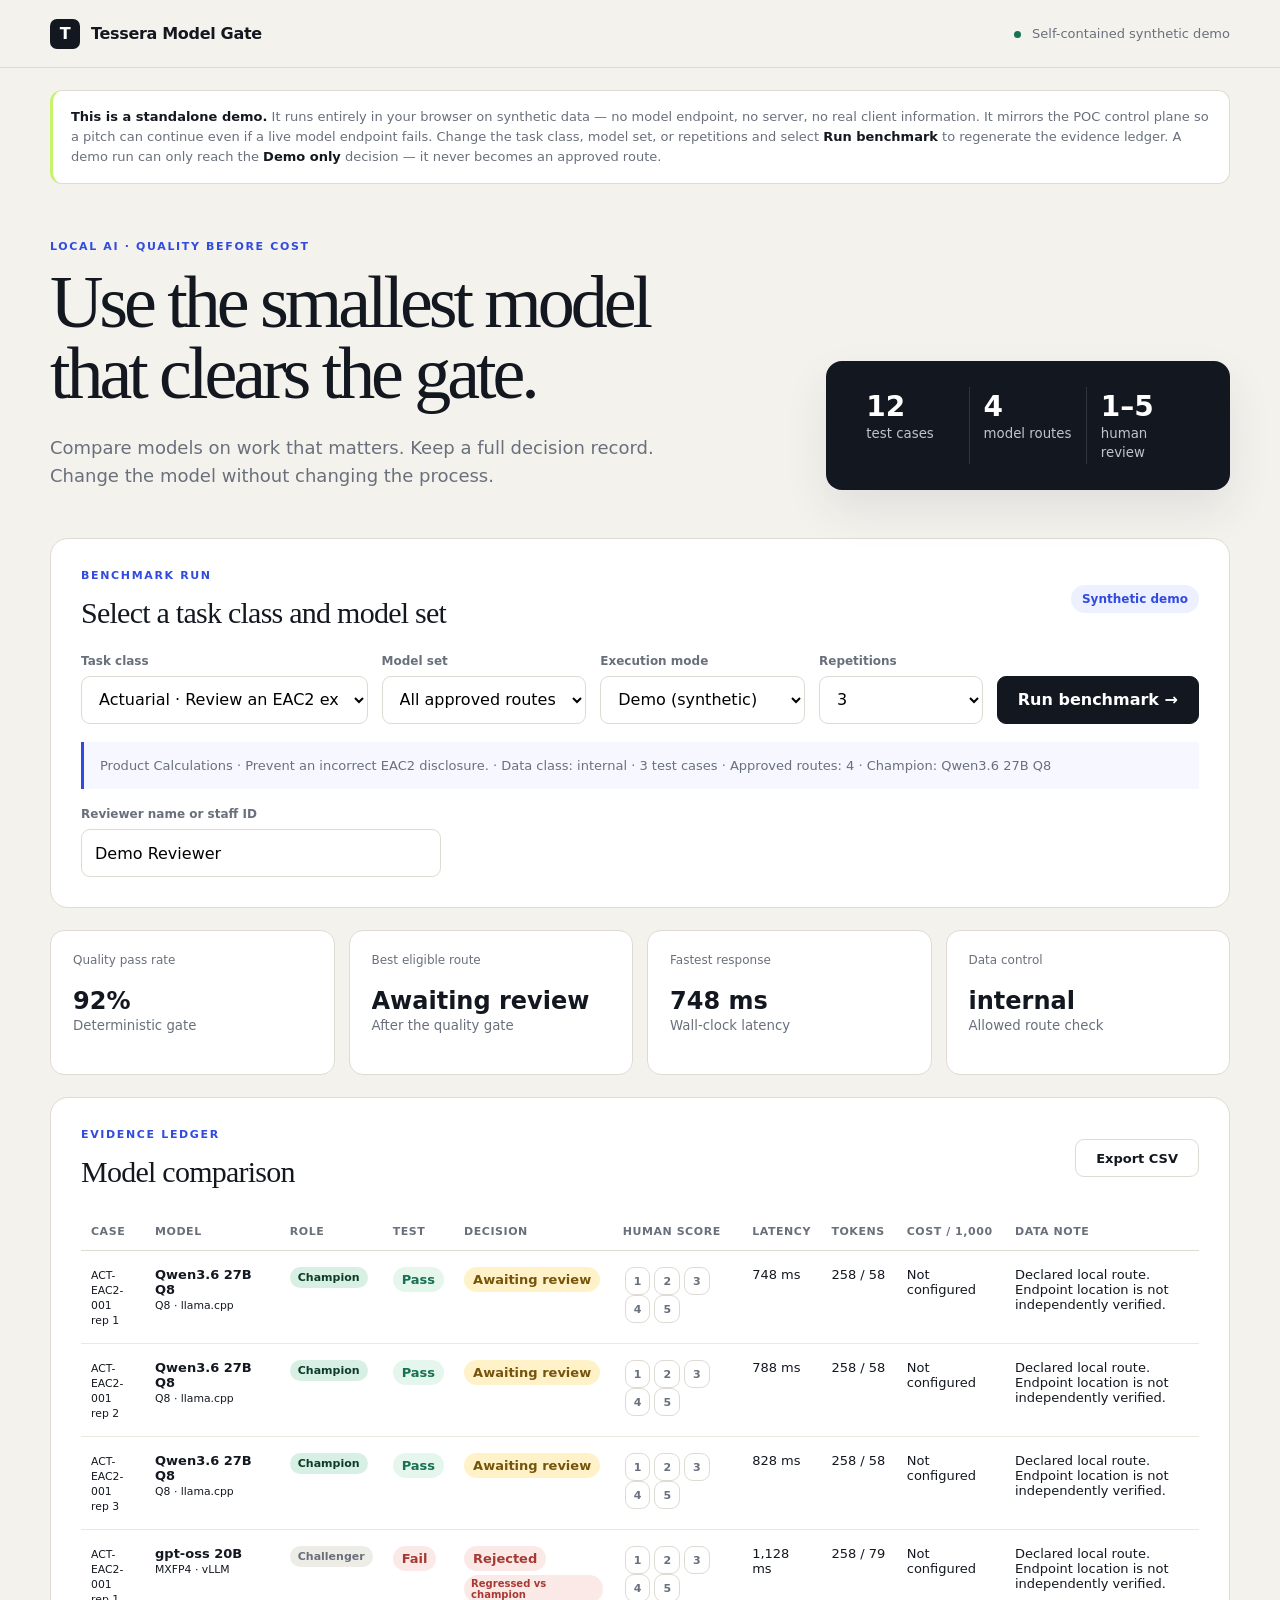
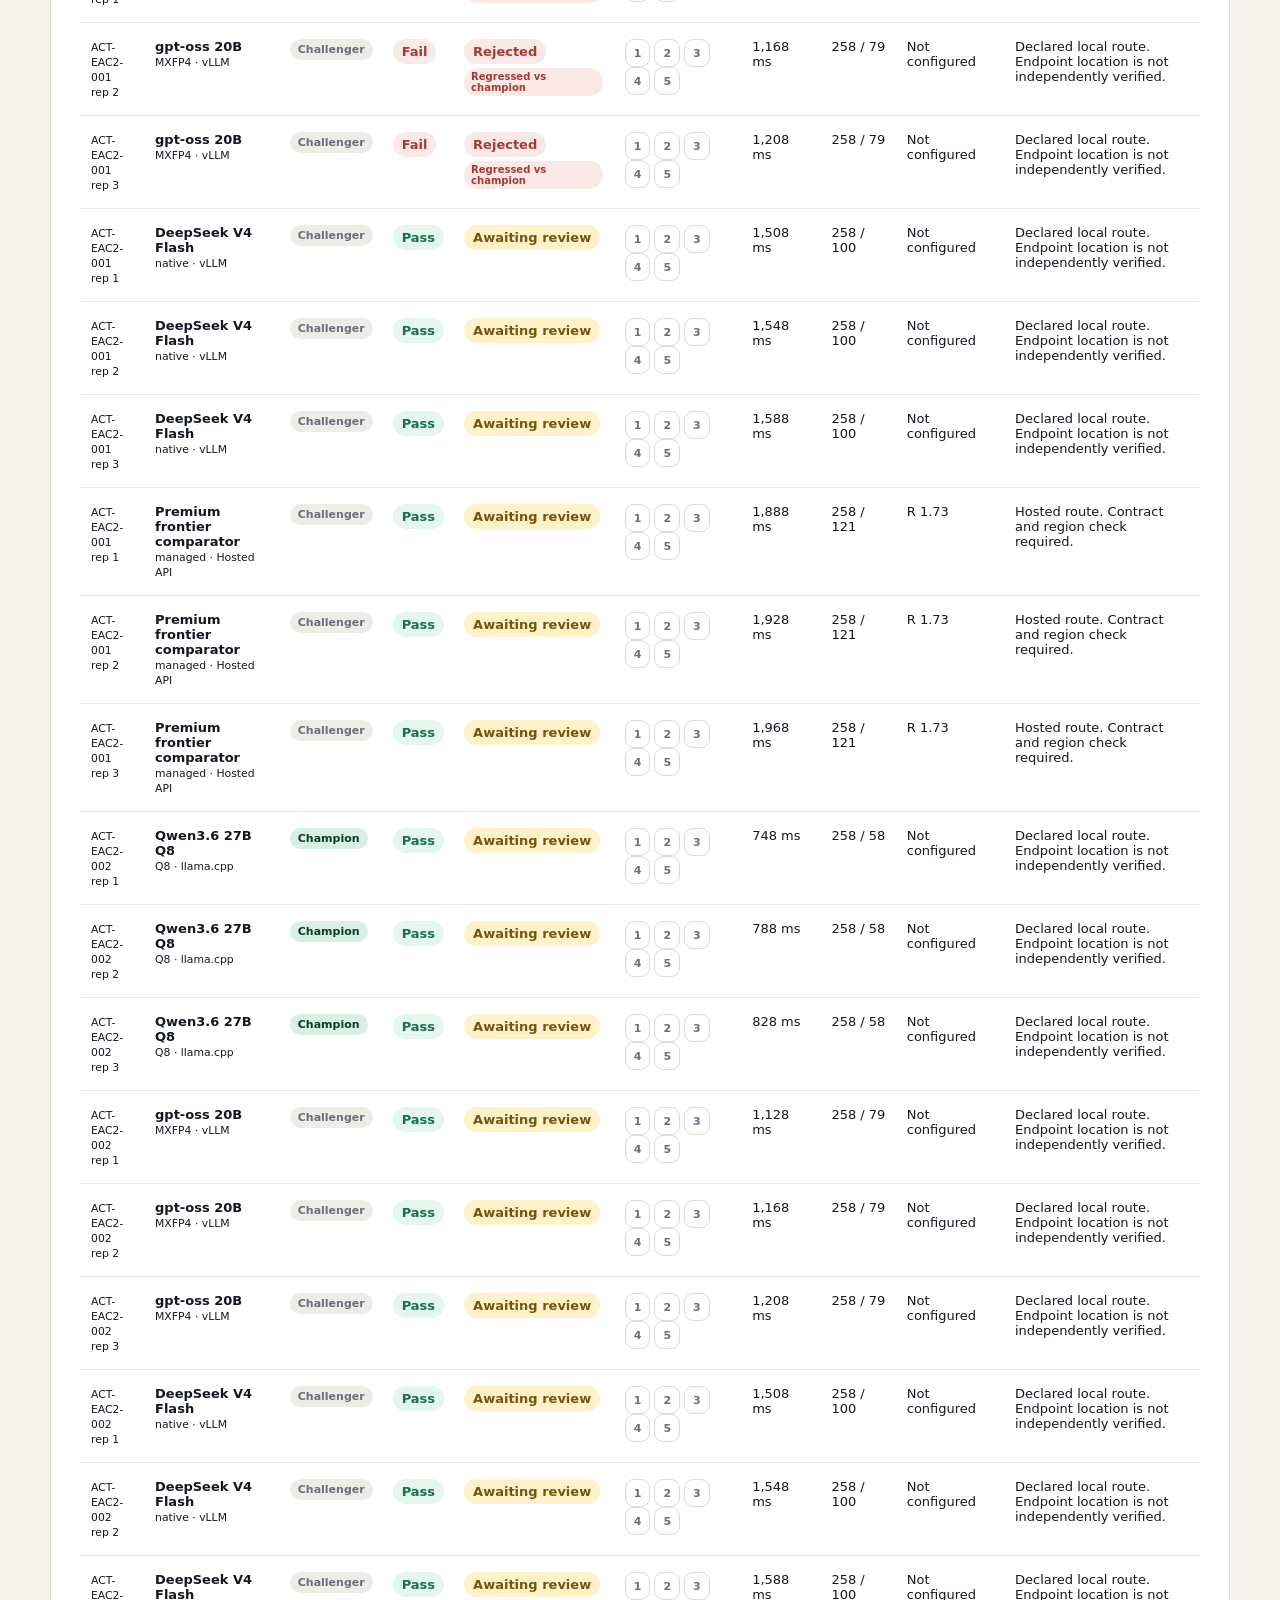
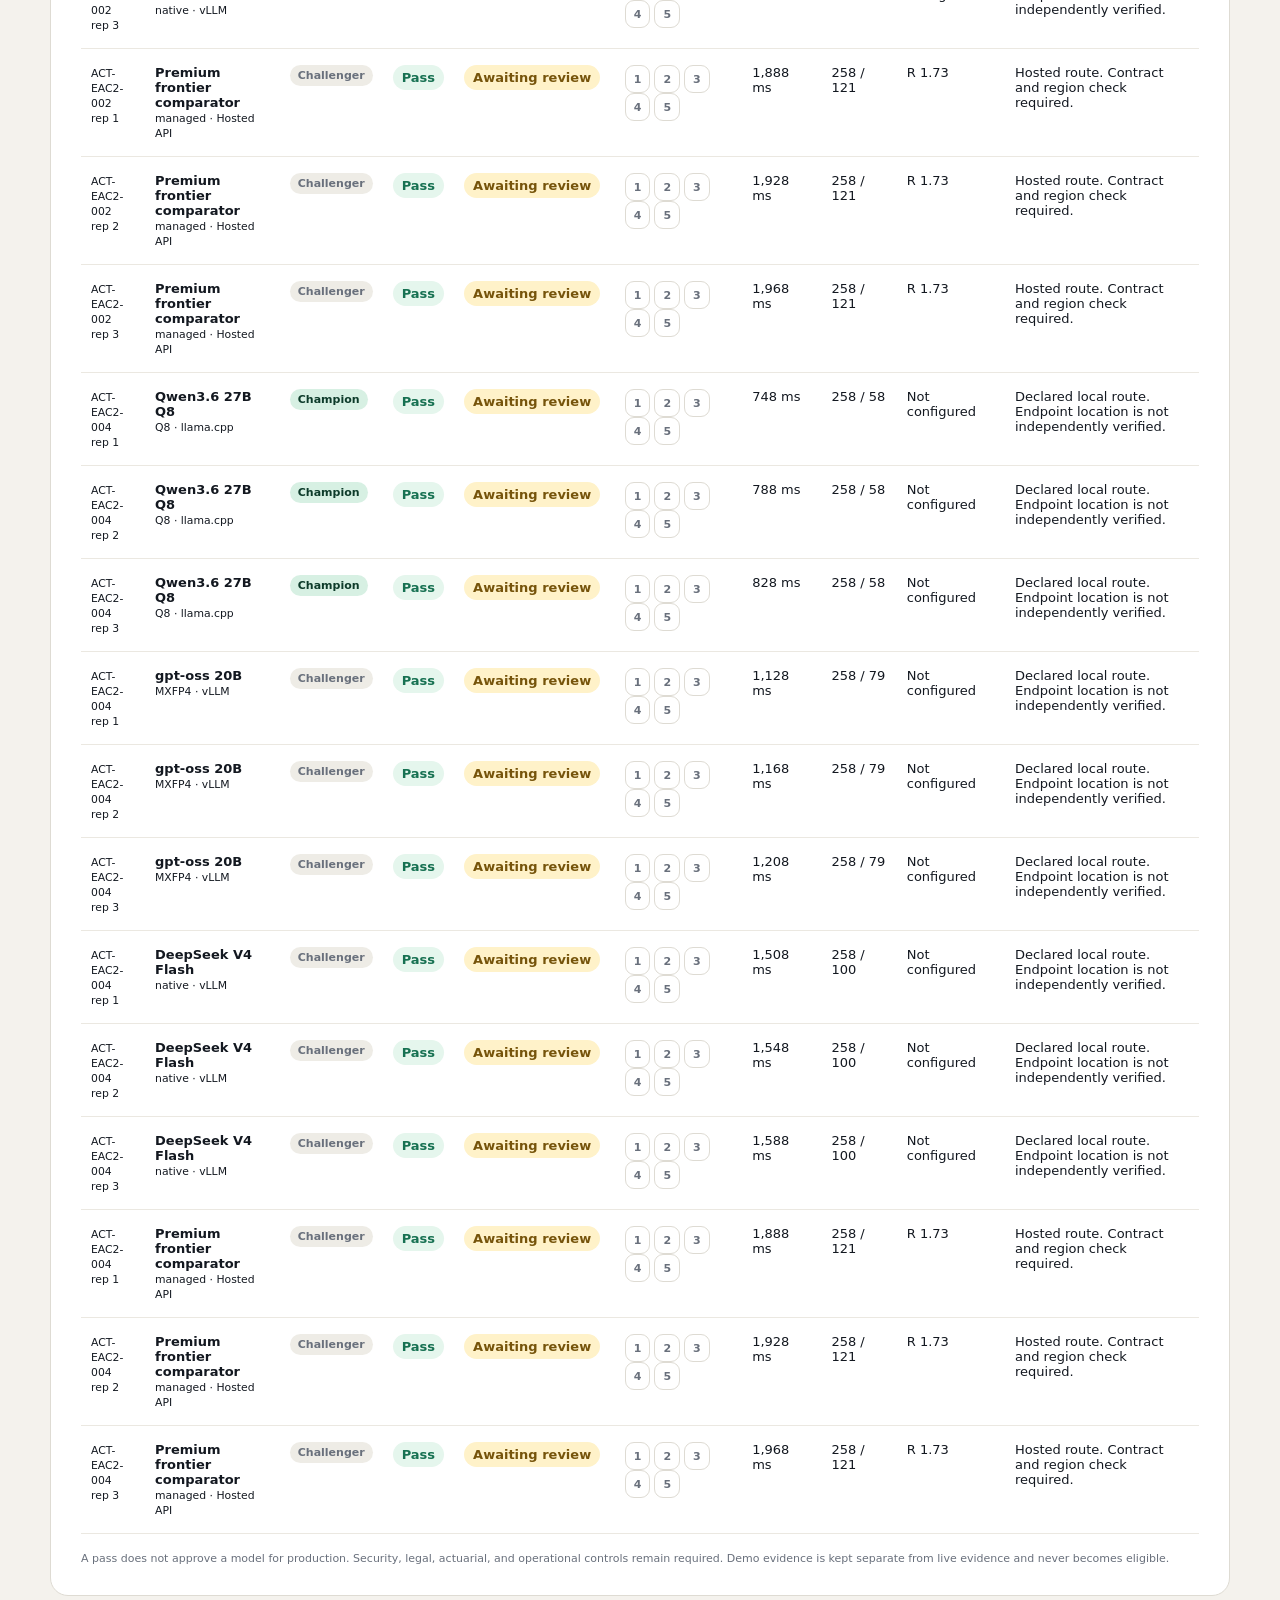
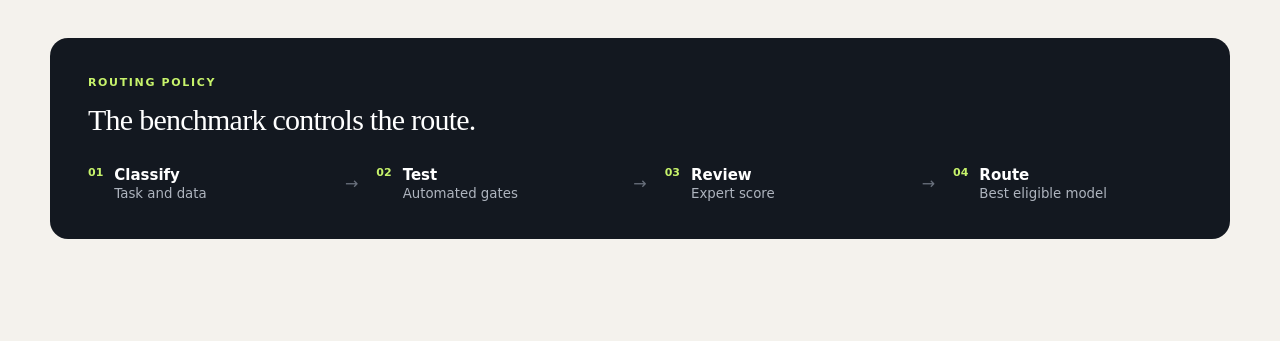
<file: web/demo.html>
<!doctype html>
<html lang="en">
<head>
  <meta charset="utf-8">
  <meta name="viewport" content="width=device-width, initial-scale=1">
  <!-- Self-contained offline demo of the Tessera Model Gate POC.
       Synthetic data only. Mirrors the app UI and gate logic so a pitch
       can run with no server or model endpoint. Open this file directly
       in a browser. The live app is served from web/index.html. -->
<title>Tessera Model Gate — POC demo</title>
<style>
:root { --ink:#131820; --muted:#69707c; --paper:#f4f2ed; --panel:#fff; --line:#dedbd3; --lime:#c7f36b; --green:#177152; --red:#a63a32; --blue:#324bdf; color-scheme:light; }
* { box-sizing:border-box; }
body { margin:0; color:var(--ink); background:var(--paper); font-family:Inter, ui-sans-serif, system-ui, -apple-system, BlinkMacSystemFont, "Segoe UI", sans-serif; }
header { min-height:68px; padding:14px max(28px, calc((100vw - 1180px)/2)); display:flex; align-items:center; justify-content:space-between; gap:16px; flex-wrap:wrap; border-bottom:1px solid var(--line); background:rgba(244,242,237,.92); position:sticky; top:0; z-index:5; backdrop-filter:blur(12px); }
.brand { display:flex; align-items:center; gap:11px; font-weight:760; letter-spacing:-.02em; }
.mark { width:30px; height:30px; display:grid; place-items:center; color:white; background:var(--ink); border-radius:7px; }
.status { color:var(--muted); font-size:13px; }.dot { display:inline-block; width:7px; height:7px; margin-right:7px; background:var(--green); border-radius:50%; }
main { width:min(1180px, calc(100% - 40px)); margin:auto; padding-bottom:80px; }
.demo-note { margin:22px 0 0; padding:16px 18px; background:#fff; border:1px solid var(--line); border-left:3px solid var(--lime); border-radius:12px; color:var(--muted); font-size:13px; line-height:1.55; }
.demo-note b { color:var(--ink); }
.hero { display:grid; grid-template-columns:1.4fr .8fr; gap:70px; align-items:end; padding:56px 0 48px; }
.eyebrow { margin:0 0 14px; font-size:11px; letter-spacing:.15em; font-weight:800; color:var(--blue); }
h1 { margin:0; font-family:Georgia, serif; font-size:clamp(44px,6vw,74px); line-height:.95; letter-spacing:-.055em; font-weight:500; }
.lede { max-width:650px; margin:26px 0 0; color:var(--muted); font-size:18px; line-height:1.55; }
.hero-card { display:grid; grid-template-columns:repeat(3,1fr); background:var(--ink); color:white; padding:26px; border-radius:16px; box-shadow:0 20px 45px #252a3417; }
.metric { padding:3px 14px; border-right:1px solid #ffffff20; }.metric:last-child { border:0; }.metric span { display:block; font-size:28px; font-weight:750; font-variant-numeric:tabular-nums; }.metric small { color:#bfc4cc; }
.control-panel,.results-panel,.decision-rule { background:var(--panel); border:1px solid var(--line); border-radius:18px; padding:30px; margin-bottom:22px; }
.section-title { display:flex; justify-content:space-between; align-items:center; gap:14px; flex-wrap:wrap; margin-bottom:25px; }.section-title h2,.decision-rule h2 { margin:0; font:500 30px/1.1 Georgia,serif; letter-spacing:-.025em; }
.badge { padding:7px 11px; background:#edf0ff; color:var(--blue); border-radius:99px; font-size:12px; font-weight:700; }
.selectors { display:grid; grid-template-columns:1.4fr 1fr 1fr .8fr auto; gap:14px; align-items:end; }label { display:block; margin:0 0 8px; color:var(--muted); font-size:12px; font-weight:700; }
select,input,button { min-height:48px; border-radius:9px; border:1px solid var(--line); font:inherit; }select,input { width:100%; padding:0 13px; background:white; }
button { padding:0 20px; border-color:var(--ink); color:white; background:var(--ink); font-weight:720; cursor:pointer; }button:hover { transform:translateY(-1px); }button:disabled { opacity:.55; cursor:wait; }.ghost { min-height:38px; color:var(--ink); background:white; border-color:var(--line); font-size:13px; }
.summary-grid { display:grid; grid-template-columns:repeat(4,1fr); gap:14px; margin-bottom:22px; }.summary-grid article { min-height:145px; padding:22px; background:var(--panel); border:1px solid var(--line); border-radius:14px; }.summary-grid p { margin:0 0 20px; color:var(--muted); font-size:12px; }.summary-grid strong { display:block; font-size:24px; white-space:nowrap; overflow:hidden; text-overflow:ellipsis; }.summary-grid small { color:var(--muted); }
.table-wrap { overflow-x:auto; }table { width:100%; border-collapse:collapse; font-size:13px; }th { padding:12px 10px; border-bottom:1px solid var(--line); color:var(--muted); text-align:left; font-size:11px; letter-spacing:.05em; text-transform:uppercase; white-space:nowrap; }td { padding:16px 10px; border-bottom:1px solid #ebe8e1; vertical-align:top; font-variant-numeric:tabular-nums; }.pass,.fail { display:inline-block; padding:5px 9px; border-radius:99px; font-weight:750; }.pass { color:var(--green); background:#e5f6ed; }.fail { color:var(--red); background:#fbe9e7; }.empty { padding:42px; color:var(--muted); text-align:center; }.score button { min-height:28px; padding:0 8px; margin:0 2px; color:var(--muted); background:white; border-color:var(--line); font-size:11px; }.score button.active { color:white; background:var(--ink); }.footnote { margin:18px 0 0; color:var(--muted); font-size:11px; }
.task-context { margin-top:18px; padding:14px 16px; border-left:3px solid var(--blue); background:#f7f8ff; color:var(--muted); font-size:13px; line-height:1.5; }
.reviewer-control { max-width:360px; margin-top:18px; }
.pending,.eligible,.rejected { display:inline-block; padding:5px 9px; border-radius:99px; font-weight:750; white-space:nowrap; }.pending { color:#76540b; background:#fff2c9; }.eligible { color:var(--green); background:#e5f6ed; }.rejected { color:var(--red); background:#fbe9e7; }
.champion { display:inline-block; padding:4px 8px; border-radius:99px; font-weight:750; font-size:11px; color:#0d3b2a; background:#d7f0e3; }
.challenger { display:inline-block; padding:4px 8px; border-radius:99px; font-weight:750; font-size:11px; color:var(--muted); background:#eeece6; }
.regressed { display:inline-block; margin-top:4px; padding:3px 7px; border-radius:99px; font-weight:750; font-size:10px; color:var(--red); background:#fbe9e7; }
.decision-rule { margin-top:42px; padding:38px; background:var(--ink); color:white; border:0; }.decision-rule .eyebrow { color:var(--lime); }.flow { display:grid; grid-template-columns:1fr auto 1fr auto 1fr auto 1fr; gap:18px; align-items:center; margin-top:30px; }.flow div { display:grid; grid-template-columns:auto 1fr; gap:2px 11px; }.flow span { grid-row:1/3; color:var(--lime); font-size:11px; font-weight:800; }.flow b { font-size:15px; }.flow small { color:#aeb4be; }.flow i { color:#69707c; font-style:normal; }
button:focus-visible,select:focus-visible,input:focus-visible,.score button:focus-visible { outline:3px solid var(--blue); outline-offset:2px; }
@media (max-width:850px) { .hero { grid-template-columns:1fr; gap:35px; padding-top:36px; }.selectors { grid-template-columns:1fr 1fr; }.summary-grid { grid-template-columns:1fr 1fr; }.flow { grid-template-columns:1fr 1fr; }.flow i { display:none; } }
@media (max-width:520px) { main { width:min(100% - 24px,1180px); }.selectors { grid-template-columns:1fr; }.hero-card { grid-template-columns:1fr; gap:15px; }.metric { border-right:0; border-bottom:1px solid #ffffff20; padding-bottom:14px; }.summary-grid { grid-template-columns:1fr; }.control-panel,.results-panel { padding:20px; } }
@media (prefers-reduced-motion:reduce) { button:hover { transform:none; } }
</style>
</head>
<body>
<header>
  <div class="brand"><span class="mark">T</span><span>Tessera Model Gate</span></div>
  <span class="status"><span class="dot"></span> Self-contained synthetic demo</span>
</header>

<main>
  <p class="demo-note"><b>This is a standalone demo.</b> It runs entirely in your browser on synthetic data — no model endpoint, no server, no real client information. It mirrors the POC control plane so a pitch can continue even if a live model endpoint fails. Change the task class, model set, or repetitions and select <b>Run benchmark</b> to regenerate the evidence ledger. A demo run can only reach the <b>Demo only</b> decision — it never becomes an approved route.</p>

  <section class="hero">
    <div>
      <p class="eyebrow">LOCAL AI · QUALITY BEFORE COST</p>
      <h1>Use the smallest model<br>that clears the gate.</h1>
      <p class="lede">Compare models on work that matters. Keep a full decision record. Change the model without changing the process.</p>
    </div>
    <div class="hero-card">
      <div class="metric"><span id="task-count">12</span><small>test cases</small></div>
      <div class="metric"><span id="model-count">4</span><small>model routes</small></div>
      <div class="metric"><span>1–5</span><small>human review</small></div>
    </div>
  </section>

  <section class="control-panel">
    <div class="section-title">
      <div><p class="eyebrow">BENCHMARK RUN</p><h2>Select a task class and model set</h2></div>
      <span id="mode-badge" class="badge">Synthetic demo</span>
    </div>
    <div class="selectors">
      <div><label for="task-select">Task class</label><select id="task-select"></select></div>
      <div><label for="model-select">Model set</label><select id="model-select"><option value="all">All approved routes</option><option value="local">Local routes only</option></select></div>
      <div><label for="exec-mode">Execution mode</label><select id="exec-mode"><option value="demo">Demo (synthetic)</option><option value="live">Live (real endpoint)</option></select></div>
      <div><label for="repetitions">Repetitions</label><select id="repetitions"><option value="1">1</option><option value="3" selected>3</option><option value="5">5</option></select></div>
      <button id="run-button">Run benchmark <span>→</span></button>
    </div>
    <div id="task-context" class="task-context" aria-live="polite"></div>
    <div class="reviewer-control">
      <label for="reviewer-input">Reviewer name or staff ID</label>
      <input id="reviewer-input" maxlength="80" value="Demo Reviewer" placeholder="Required before a human score">
    </div>
  </section>

  <section class="summary-grid">
    <article><p>Quality pass rate</p><strong id="pass-rate">—</strong><small>Deterministic gate</small></article>
    <article><p>Best eligible route</p><strong id="best-model">—</strong><small>After the quality gate</small></article>
    <article><p>Fastest response</p><strong id="fastest">—</strong><small>Wall-clock latency</small></article>
    <article><p>Data control</p><strong id="data-control">—</strong><small>Allowed route check</small></article>
  </section>

  <section class="results-panel">
    <div class="section-title">
      <div><p class="eyebrow">EVIDENCE LEDGER</p><h2>Model comparison</h2></div>
      <button class="ghost" id="export-button">Export CSV</button>
    </div>
    <div class="table-wrap">
      <table>
        <thead><tr><th>Case</th><th>Model</th><th>Role</th><th>Test</th><th>Decision</th><th>Human score</th><th>Latency</th><th>Tokens</th><th>Cost / 1,000</th><th>Data note</th></tr></thead>
        <tbody id="results-body"><tr><td colspan="10" class="empty">Run the benchmark to create evidence.</td></tr></tbody>
      </table>
    </div>
    <p class="footnote">A pass does not approve a model for production. Security, legal, actuarial, and operational controls remain required. Demo evidence is kept separate from live evidence and never becomes eligible.</p>
  </section>

  <section class="decision-rule">
    <p class="eyebrow">ROUTING POLICY</p>
    <h2>The benchmark controls the route.</h2>
    <div class="flow">
      <div><span>01</span><b>Classify</b><small>Task and data</small></div><i>→</i>
      <div><span>02</span><b>Test</b><small>Automated gates</small></div><i>→</i>
      <div><span>03</span><b>Review</b><small>Expert score</small></div><i>→</i>
      <div><span>04</span><b>Route</b><small>Best eligible model</small></div>
    </div>
  </section>
</main>

<script>
// --- Shared gate logic (mirrors web/logic.js in the repo) -------------------
const ModelGateLogic = (function () {
  function isAllowedForTask(model, task) {
    return Array.isArray(model.allowed_data) && model.allowed_data.includes(task.data_classification);
  }
  function gateStatus(result) {
    if (result.execution_status && result.execution_status !== 'completed') return 'rejected';
    const gate = result.quality_gate || {};
    if (gate.deterministic_pass_required !== false && !result.deterministic_pass) return 'rejected';
    if (gate.maximum_latency_ms != null && (result.latency_ms == null || result.latency_ms > gate.maximum_latency_ms)) return 'rejected';
    if (gate.minimum_human_score != null) {
      if (result.human_quality_score == null) return 'pending_human_review';
      if (result.human_quality_score < gate.minimum_human_score) return 'rejected';
      return result.execution_mode === 'demo' ? 'demo_only' : 'eligible';
    }
    return result.execution_mode === 'demo' ? 'demo_only' : 'eligible';
  }
  function selectBestEligible(results) {
    return results
      .filter(result => gateStatus(result) === 'eligible' && !result.regressed_vs_champion)
      .slice()
      .sort((a, b) => {
        const costA = a.estimated_cost_per_1000_tasks == null ? Infinity : a.estimated_cost_per_1000_tasks;
        const costB = b.estimated_cost_per_1000_tasks == null ? Infinity : b.estimated_cost_per_1000_tasks;
        return costA - costB || (a.latency_ms ?? Infinity) - (b.latency_ms ?? Infinity);
      })[0] || null;
  }
  function groupByClass(tasks) {
    const groups = new Map();
    for (const task of tasks) {
      const key = task.task_class;
      if (!groups.has(key)) groups.set(key, { task_class:key, department:task.department, team:task.team, process:task.process, business_value:task.business_value, data_classification:task.data_classification, cases:[] });
      groups.get(key).cases.push(task);
    }
    return [...groups.values()];
  }
  function csvCell(value) {
    let text = String(value ?? '');
    if (/^[=+\-@\t\r]/.test(text)) text = `'${text}`;
    return `"${text.replaceAll('"', '""')}"`;
  }
  return { isAllowedForTask, gateStatus, selectBestEligible, csvCell, groupByClass };
})();

// --- Synthetic demo catalogue ----------------------------------------------
const gate = (h, l) => ({ deterministic_pass_required:true, minimum_human_score:h, maximum_latency_ms:l });
const demoTasks = [
  // controlled_reasoning (internal) — hosted comparator is allowed here.
  {id:'ACT-EAC2-001',prompt_version:'1.1',department:'Actuarial',team:'Product Calculations',business_value:'Prevent an incorrect EAC2 disclosure.',process:'Review an EAC2 extension scenario.',task_class:'controlled_reasoning',data_classification:'internal',quality_gate:gate(4,8000)},
  {id:'ACT-EAC2-002',prompt_version:'1.1',department:'Actuarial',team:'Product Calculations',business_value:'Prevent an incorrect EAC2 disclosure.',process:'Review an EAC2 extension scenario.',task_class:'controlled_reasoning',data_classification:'internal',quality_gate:gate(4,8000)},
  {id:'ACT-EAC2-004',prompt_version:'1.1',department:'Actuarial',team:'Product Calculations',business_value:'Prevent an incorrect EAC2 disclosure.',process:'Review an EAC2 extension scenario.',task_class:'controlled_reasoning',data_classification:'internal',quality_gate:gate(4,8000)},
  // structured_triage (confidential) — hosted comparator is excluded by data class.
  {id:'SYS-CTRL-001',prompt_version:'1.1',department:'Actuarial Systems',team:'Systems Control',business_value:'Find calculation differences before release.',process:'Triage an ACE-to-MTS control difference.',task_class:'structured_triage',data_classification:'confidential',quality_gate:gate(4,5000)},
  {id:'SYS-CTRL-002',prompt_version:'1.1',department:'Actuarial Systems',team:'Systems Control',business_value:'Find calculation differences before release.',process:'Triage an ACE-to-MTS control difference.',task_class:'structured_triage',data_classification:'confidential',quality_gate:gate(4,5000)},
  {id:'SYS-CTRL-003',prompt_version:'1.1',department:'Actuarial Systems',team:'Systems Control',business_value:'Find calculation differences before release.',process:'Triage an ACE-to-MTS control difference.',task_class:'structured_triage',data_classification:'confidential',quality_gate:gate(4,5000)},
  // test_design (internal)
  {id:'QE-TEST-001',prompt_version:'1.0',department:'Actuarial Systems',team:'Test Analysis',business_value:'Reduce test design time.',process:'Draft tests for an EAC2 rule change.',task_class:'test_design',data_classification:'internal',quality_gate:gate(4,8000)},
  {id:'QE-TEST-002',prompt_version:'1.0',department:'Actuarial Systems',team:'Test Analysis',business_value:'Reduce test design time.',process:'Draft tests for an EAC2 rule change.',task_class:'test_design',data_classification:'internal',quality_gate:gate(4,8000)},
  {id:'QE-TEST-003',prompt_version:'1.0',department:'Actuarial Systems',team:'Test Analysis',business_value:'Reduce test design time.',process:'Draft tests for an EAC2 rule change.',task_class:'test_design',data_classification:'internal',quality_gate:gate(4,8000)},
  // log_extraction (confidential)
  {id:'LOG-GREP-001',prompt_version:'1.1',department:'Actuarial Systems',team:'Production Support',business_value:'Reduce log investigation time.',process:'Find the relevant policy errors in a service log.',task_class:'log_extraction',data_classification:'confidential',quality_gate:gate(4,3000)},
  {id:'LOG-GREP-002',prompt_version:'1.1',department:'Actuarial Systems',team:'Production Support',business_value:'Reduce log investigation time.',process:'Find the relevant policy errors in a service log.',task_class:'log_extraction',data_classification:'confidential',quality_gate:gate(4,3000)},
  {id:'LOG-GREP-003',prompt_version:'1.1',department:'Actuarial Systems',team:'Production Support',business_value:'Reduce log investigation time.',process:'Find the relevant policy errors in a service log.',task_class:'log_extraction',data_classification:'confidential',quality_gate:gate(4,3000)}
];
const demoModels = [
  {id:'qwen36-27b-q8',display_name:'Qwen3.6 27B Q8',provider:'local',model:'Qwen/Qwen3.6-27B',quantisation:'Q8',runtime:'llama.cpp',hardware:'32 GB sandbox',license:'Apache-2.0',registry_source:'Hugging Face',allowed_data:['public','internal','confidential','restricted']},
  {id:'gpt-oss-20b-local',display_name:'gpt-oss 20B',provider:'local',model:'openai/gpt-oss-20b',quantisation:'MXFP4',runtime:'vLLM',hardware:'Workstation',license:'Apache-2.0',registry_source:'Hugging Face',allowed_data:['public','internal','confidential','restricted']},
  {id:'deepseek-v4-flash',display_name:'DeepSeek V4 Flash',provider:'local',model:'deepseek-ai/DeepSeek-V4-Flash',quantisation:'native',runtime:'vLLM',hardware:'Server',license:'MIT',registry_source:'Hugging Face',allowed_data:['public','internal','confidential','restricted']},
  {id:'premium-frontier',display_name:'Premium frontier comparator',provider:'hosted',model:'frontier-comparator',quantisation:'managed',runtime:'Hosted API',hardware:'Provider managed',license:'Provider contract',registry_source:'Approved company AI gateway',allowed_data:['public','internal']}
];
const demoChampions = {controlled_reasoning:'qwen36-27b-q8',structured_triage:'qwen36-27b-q8',test_design:'qwen36-27b-q8',log_extraction:'qwen36-27b-q8'};
// Synthetic deterministic failures, keyed "taskId|modelId". Everything else passes.
const demoFailures = new Set(['ACT-EAC2-001|gpt-oss-20b-local','LOG-GREP-002|deepseek-v4-flash']);

const logic = ModelGateLogic;
let models = demoModels;
let classes = logic.groupByClass(demoTasks);
let results = [];
const taskSelect = document.querySelector('#task-select');

function escapeHtml(value) {
  return String(value ?? '').replace(/[&<>'"]/g, c => ({'&':'&amp;','<':'&lt;','>':'&gt;',"'":'&#39;','"':'&quot;'}[c]));
}
function selectedClass() { return classes.find(g => g.task_class === taskSelect.value) || classes[0]; }

function initSelectors() {
  taskSelect.replaceChildren(...classes.map(group => {
    const option = document.createElement('option');
    option.value = group.task_class;
    option.textContent = `${group.department} · ${group.process} (${group.cases.length} cases)`;
    return option;
  }));
  document.querySelector('#task-count').textContent = demoTasks.length;
  document.querySelector('#model-count').textContent = models.length;
  updateTaskContext();
}
function updateTaskContext() {
  const group = selectedClass();
  if (!group) return;
  const eligibleRoutes = models.filter(m => logic.isAllowedForTask(m, group)).length;
  const champ = demoChampions[group.task_class];
  const champName = champ ? (models.find(m => m.id === champ)?.display_name || champ) : 'none';
  document.querySelector('#task-context').textContent =
    `${group.team} · ${group.business_value} · Data class: ${group.data_classification} · ${group.cases.length} test cases · Approved routes: ${eligibleRoutes} · Champion: ${champName}`;
}

function makeDemoResults(group, selectedModels, repetitions) {
  const evaluationId = crypto.randomUUID ? crypto.randomUUID() : `demo-${Date.now()}`;
  const rows = [];
  const championId = demoChampions[group.task_class];
  for (const task of group.cases) {
    for (let index = 0; index < selectedModels.length; index++) {
      const model = selectedModels[index];
      for (let rep = 1; rep <= repetitions; rep++) {
        const pass = !demoFailures.has(`${task.id}|${model.id}`);
        const tokensIn = 210 + task.id.length * 4;
        const tokensOut = 58 + index * 21;
        rows.push({
          run_id: crypto.randomUUID ? crypto.randomUUID() : `${Date.now()}-${index}-${rep}`,
          evaluation_id:evaluationId, created_at:new Date().toISOString(), execution_mode:'demo', execution_status:'completed',
          benchmark_version:'standalone-demo', model_catalog_version:'standalone-demo',
          task_id:task.id, prompt_version:task.prompt_version, department:group.department, team:group.team,
          business_value:group.business_value, process:group.process, task_class:group.task_class,
          model_id:model.id, provider_model_id:model.model, quantisation:model.quantisation, runtime:model.runtime,
          hardware:model.hardware, license:model.license, registry_source:model.registry_source, artifact_digest:null,
          deterministic_pass:pass, grader_detail:pass?'Synthetic deterministic pass':'Synthetic deterministic failure',
          quality_gate:task.quality_gate, human_quality_score:null, reviewer:null, reviewed_at:null,
          latency_ms:640 + index * 380 + task.id.length * 9 + (rep-1)*40, tokens_in:tokensIn, tokens_out:tokensOut,
          estimated_cost_per_1000_tasks:model.provider === 'hosted' ? ((tokensIn*2+tokensOut*10)/1000) : null,
          cost_basis:model.provider === 'hosted' ? 'Illustrative placeholder rate.' : null,
          repetition:rep, is_champion:model.id === championId, regressed_vs_champion:false,
          data_classification:group.data_classification,
          sovereignty_note:model.provider === 'local' ? 'Declared local route. Endpoint location is not independently verified.' : 'Hosted route. Contract and region check required.'
        });
      }
    }
  }
  const championPassed = {};
  for (const row of rows) if (row.is_champion) championPassed[row.task_id] = (championPassed[row.task_id] ?? true) && row.deterministic_pass;
  for (const row of rows) if (!row.is_champion && championPassed[row.task_id] && !row.deterministic_pass) row.regressed_vs_champion = true;
  return rows;
}

function runBenchmark() {
  const button = document.querySelector('#run-button');
  const group = selectedClass();
  const scope = document.querySelector('#model-select').value;
  const live = document.querySelector('#exec-mode').value === 'live';
  const repetitions = Number(document.querySelector('#repetitions').value) || 1;
  const selectedModels = models.filter(m => logic.isAllowedForTask(m, group) && (scope === 'all' || m.provider === 'local'));
  if (live) { alert('Live mode calls a real model endpoint and needs the Rust service. This standalone demo runs synthetic data only.'); document.querySelector('#exec-mode').value = 'demo'; return; }
  if (!selectedModels.length) { alert('No approved model route is available for this task class and data class.'); return; }
  button.disabled = true; button.textContent = 'Running…';
  setTimeout(() => {
    results = makeDemoResults(group, selectedModels, repetitions);
    results.forEach(r => { r.gate_status = logic.gateStatus(r); });
    renderResults(group);
    button.disabled = false; button.innerHTML = 'Run benchmark <span>→</span>';
  }, 260);
}

function decisionLabel(status) {
  return status === 'eligible' ? 'Eligible' : status === 'demo_only' ? 'Demo only' : status === 'rejected' ? 'Rejected' : 'Awaiting review';
}
function renderResults(group) {
  const body = document.querySelector('#results-body');
  const multiRep = results.some(r => r.repetition > 1);
  body.innerHTML = results.map(result => {
    const model = models.find(m => m.id === result.model_id) || {display_name:result.model_id};
    const status = logic.gateStatus(result);
    const latency = result.latency_ms == null ? 'Not reported' : `${Number(result.latency_ms).toLocaleString()} ms`;
    const tokens = result.tokens_in == null || result.tokens_out == null ? 'Not reported' : `${Number(result.tokens_in).toLocaleString()} / ${Number(result.tokens_out).toLocaleString()}`;
    const cost = result.estimated_cost_per_1000_tasks == null ? 'Not configured' : `R ${Number(result.estimated_cost_per_1000_tasks).toFixed(2)}`;
    const role = result.is_champion ? '<span class="champion">Champion</span>' : '<span class="challenger">Challenger</span>';
    const regressed = result.regressed_vs_champion ? '<br><span class="regressed">Regressed vs champion</span>' : '';
    const rep = multiRep ? `<br><small>rep ${escapeHtml(result.repetition)}</small>` : '';
    return `<tr><td><small>${escapeHtml(result.task_id)}</small>${rep}</td>
      <td><b>${escapeHtml(model.display_name)}</b><br><small>${escapeHtml(model.quantisation || '')} · ${escapeHtml(model.runtime || '')}</small></td>
      <td>${role}</td>
      <td><span class="${result.deterministic_pass?'pass':'fail'}">${result.deterministic_pass?'Pass':'Fail'}</span></td>
      <td><span class="${status==='pending_human_review'?'pending':status==='demo_only'?'pending':status}">${decisionLabel(status)}</span>${regressed}</td>
      <td class="score" data-id="${escapeHtml(result.run_id)}">${[1,2,3,4,5].map(n=>`<button type="button" aria-label="Score ${n}" data-score="${n}" class="${result.human_quality_score===n?'active':''}">${n}</button>`).join('')}</td>
      <td>${escapeHtml(latency)}</td><td>${escapeHtml(tokens)}</td><td>${escapeHtml(cost)}</td><td>${escapeHtml(result.sovereignty_note)}</td></tr>`;
  }).join('');
  body.querySelectorAll('.score button').forEach(b => b.addEventListener('click', scoreResult));
  updateSummary(group);
}
function updateSummary(group) {
  const passed = results.filter(r => r.deterministic_pass);
  const best = logic.selectBestEligible(results);
  const pending = results.some(r => logic.gateStatus(r) === 'pending_human_review');
  const demoOnly = results.some(r => logic.gateStatus(r) === 'demo_only');
  document.querySelector('#pass-rate').textContent = results.length ? `${Math.round(passed.length/results.length*100)}%` : '—';
  document.querySelector('#best-model').textContent = best ? (models.find(m=>m.id===best.model_id)?.display_name || best.model_id) : pending ? 'Awaiting review' : demoOnly ? 'Demo only' : 'No eligible route';
  const latencies = results.map(r=>r.latency_ms).filter(v=>v != null);
  document.querySelector('#fastest').textContent = latencies.length ? `${Math.min(...latencies).toLocaleString()} ms` : 'Not reported';
  document.querySelector('#data-control').textContent = group.data_classification;
}
function scoreResult(event) {
  const reviewer = document.querySelector('#reviewer-input').value.trim();
  if (!reviewer) { alert('Enter a reviewer name or staff ID before you record a human score.'); document.querySelector('#reviewer-input').focus(); return; }
  const cell = event.target.closest('.score');
  const result = results.find(r => r.run_id === cell.dataset.id);
  result.human_quality_score = Number(event.target.dataset.score);
  result.reviewer = reviewer;
  result.reviewed_at = new Date().toISOString();
  result.gate_status = logic.gateStatus(result);
  renderResults(selectedClass());
}
function exportCsv() {
  if (!results.length) return;
  const fields = ['evaluation_id','run_id','created_at','execution_mode','execution_status','benchmark_version','model_catalog_version','task_id','prompt_version','department','team','business_value','process','task_class','model_id','provider_model_id','quantisation','runtime','hardware','license','registry_source','artifact_digest','deterministic_pass','gate_status','is_champion','regressed_vs_champion','repetition','human_quality_score','reviewer','reviewed_at','latency_ms','tokens_in','tokens_out','estimated_cost_per_1000_tasks','cost_basis','data_classification','sovereignty_note'];
  const csv = [fields.join(','), ...results.map(row => fields.map(f => logic.csvCell(f === 'gate_status' ? logic.gateStatus(row) : row[f])).join(','))].join('\n');
  const link = document.createElement('a');
  link.href = URL.createObjectURL(new Blob([csv],{type:'text/csv'}));
  link.download = `tessera-model-gate-demo-${Date.now()}.csv`;
  link.click();
  URL.revokeObjectURL(link.href);
}

taskSelect.addEventListener('change', () => { updateTaskContext(); runBenchmark(); });
document.querySelector('#model-select').addEventListener('change', runBenchmark);
document.querySelector('#repetitions').addEventListener('change', runBenchmark);
document.querySelector('#run-button').addEventListener('click', runBenchmark);
document.querySelector('#export-button').addEventListener('click', exportCsv);
initSelectors();
runBenchmark();
</script>
</body>
</html>
</file>
